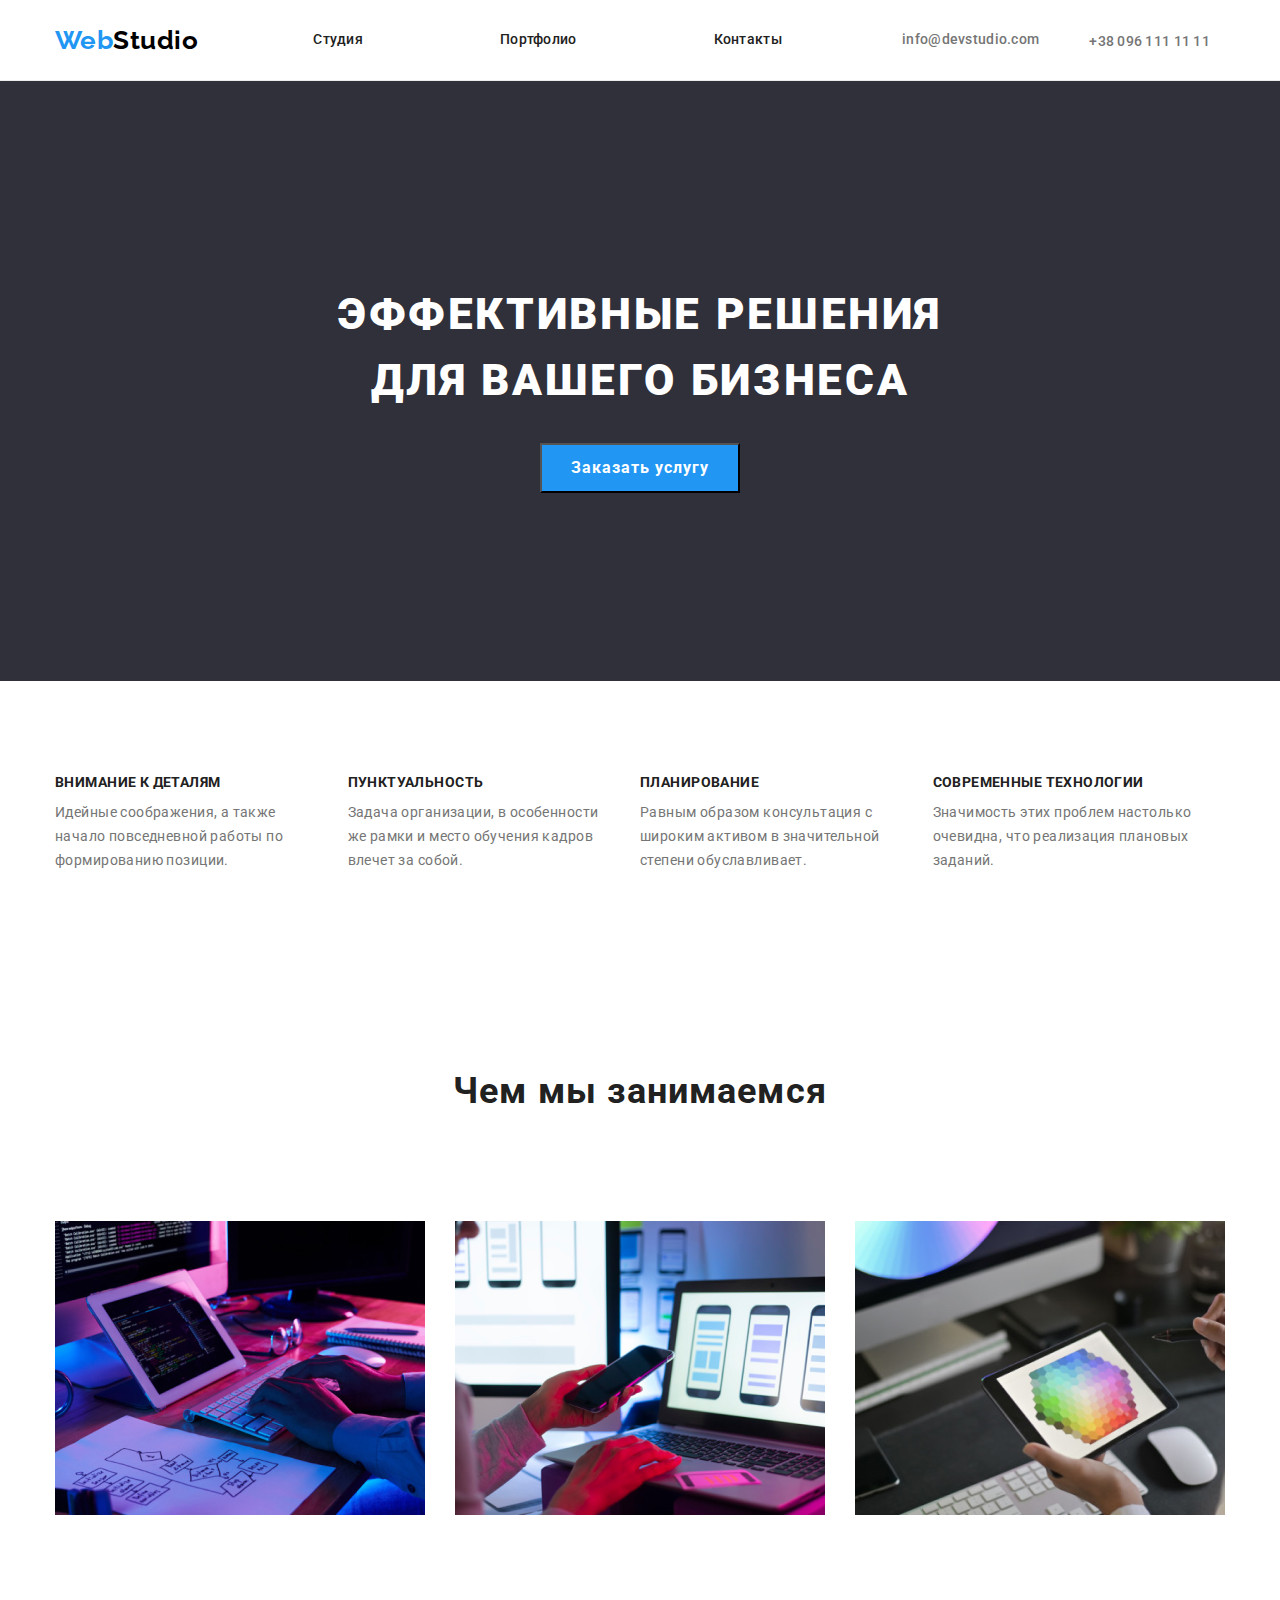
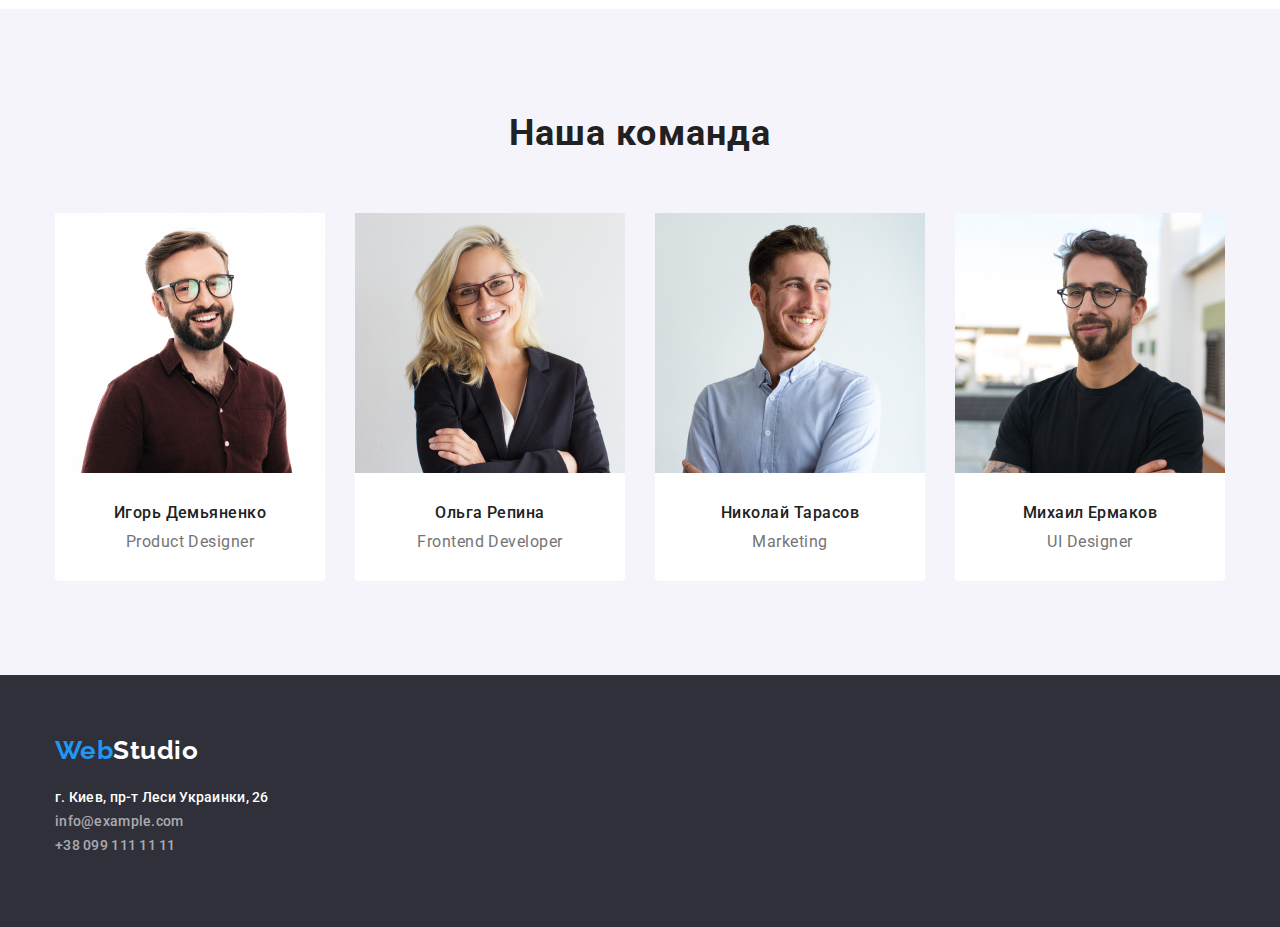
<file: index.html>
<!DOCTYPE html>
<html lang="ru">
<head>
    <meta charset="UTF-8">
    <meta name="viewport" content="width=device-width, initial-scale=1.0">
    <title>Document</title>
    <link  rel = " stylesheet " href = " https://cdnjs.cloudflare.com/ajax/libs/modern-normalize/1.0.0/modern-normalize.css">
    <link href="https://fonts.googleapis.com/css2?family=Raleway&family=Roboto:wght@400;500;700;900&display=swap" rel="stylesheet">
    <link rel="stylesheet" href="./css/styles.css">

</head>
<body>
    <!-- HEADER -->
    <header class="header">
        <div class="container container-header">
            <nav class="naigation">
                <a class="logo" href="./index.html"><span class="accent">Web</span>Studio</a>
                <ul class="site-nav">
                  <li class="header-site-nav"><a class="header-site-link" href="./index.html">Студия</a></li>
                  <li class="header-site-nav"><a class="header-site-link" href="./portfolio.html">Портфолио</a></li>
                  <li class="header-site-nav"><a class="header-site-link" href="">Контакты</a></li>
                </ul>
            </nav> 
            <div class="container container-address">
                <a class="email" href="mailto:info@devstudio.com">info@devstudio.com</a>
                <address><a class="address" href="тел:+380961111111">+38 096 111 11 11</a></address>
            </div>       
                
        </div>
            
    </header>
    <main>
        <!-- HERO -->
        <section class="hero">
            <div class="container container-hero" >
                <h1 class="title">Эффективные решения <br> для вашего бизнеса</h1>
                <button class="title-button" type="button">Заказать услугу</button>
            </div>
            
        </section>
        <!-- SERVICES -->
        <section>
            <div class="container container-servises"> 
                <ul class="list-servises">
                    <li class="servises">
                        <h3 class="servises-list">Внимание к деталям</h3>
                         <p class="servises-list-item">Идейные соображения, а также начало повседневной работы по формированию позиции.</p>
                    </li>
                    <li class="servises">
                        <h3 class="servises-list">Пунктуальность</h3>
                         <p class="servises-list-item">Задача организации, в особенности же рамки и место обучения кадров влечет за собой.</p>
                    </li>
                    <li class="servises">
                        <h3 class="servises-list">Планирование</h3>
                        <p class="servises-list-item">Равным образом консультация с широким активом в значительной степени обуславливает.</p>
                    </li>
                    <li class="servises">
                        <h3 class="servises-list">Современные технологии</h3>
                        <p class="servises-list-item">Значимость этих проблем настолько очевидна, что реализация плановых заданий.</p>
                    </li>
                </ul>
            </div>
            
        </section>
        <section>
            <div class="container container-content">
                <h2 class="content" >Чем мы занимаемся</h2>
                    <ul class="list list-work">
                        <li class="work-list"><img src="./img/box1.jpg" alt="печатает текст на компьютере" width="370" height="294"/></li>
                        <li class="work-list"><img src="./img/box2.jpg" alt="синхронизирует телефон с компьютером" width="370" height="294"/></li>
                        <li class="work-list"><img src="./img/box3.jpg" alt="выбираем палитру цветов" width="370" height="294"/></li>
                    </ul>
            </div>
            
        </section>
        <!-- ABOUT US -->
        <section class="workers">
            <div class="container container-workers">
                <h2 class="content">Наша команда</h2>
                <ul class="list">
                    <li class="list-workers">
                        <img src="./img.workers/img.jpg" alt="Игорь Демьяненко" width="270" height="260">
                        <h3 class="name-workers">Игорь Демьяненко</h3>
                        <p class="worker" lang="en">Product Designer</p>
                    </li>

                    <li class="list-workers">
                        <img src="./img.workers/img(1).jpg" alt="Ольга Репина" width="270" height="260">
                        <h3 class="name-workers">Ольга Репина</h3>
                        <p class="worker" lang="en">Frontend Developer</p>
                    </li>
                    <li class="list-workers">
                        <img src="./img.workers/img(2).jpg" alt="Николай Тарасов" width="270" height="260">
                        <h3 class="name-workers">Николай Тарасов</h3>
                        <p class="worker" lang="en">Marketing</p>
                    </li>
                    <li class="list-workers">
                        <img src="./img.workers/img(3).jpg" alt="Михаил Ермаков" width="270" height="260">
                        <h3 class="name-workers">Михаил Ермаков</h3>
                        <p class="worker" lang="en">UI Designer</p>
                    </li>
                </ul>
            </div>
            
        </section>
    </main>
    <footer class="footer">
        <div class="container container-footer">
             <a class="logo" href="./index.html"><span class="accent">Web</span>Studio</a>
            <address>
                <ul class="footer-site">
                    <li class="site-navigation">
                        <a  class="address" href="https://goo.gl/maps/" target="_blank">г. Киев, пр-т Леси Украинки, 26</a>
                    </li>
                    <li class="site-navigation">
                     <a class="email" href="mailto:info@example.com">info@example.com</a>
                    </li>
                    <li class="site-navigation">
                     <a class="telefon" href="tel:+380991111111">+38 099 111 11 11</a>
                    </li>
                </ul>
            </address>
        </div>
        
    </footer>
    
</body>
</html>
</file>
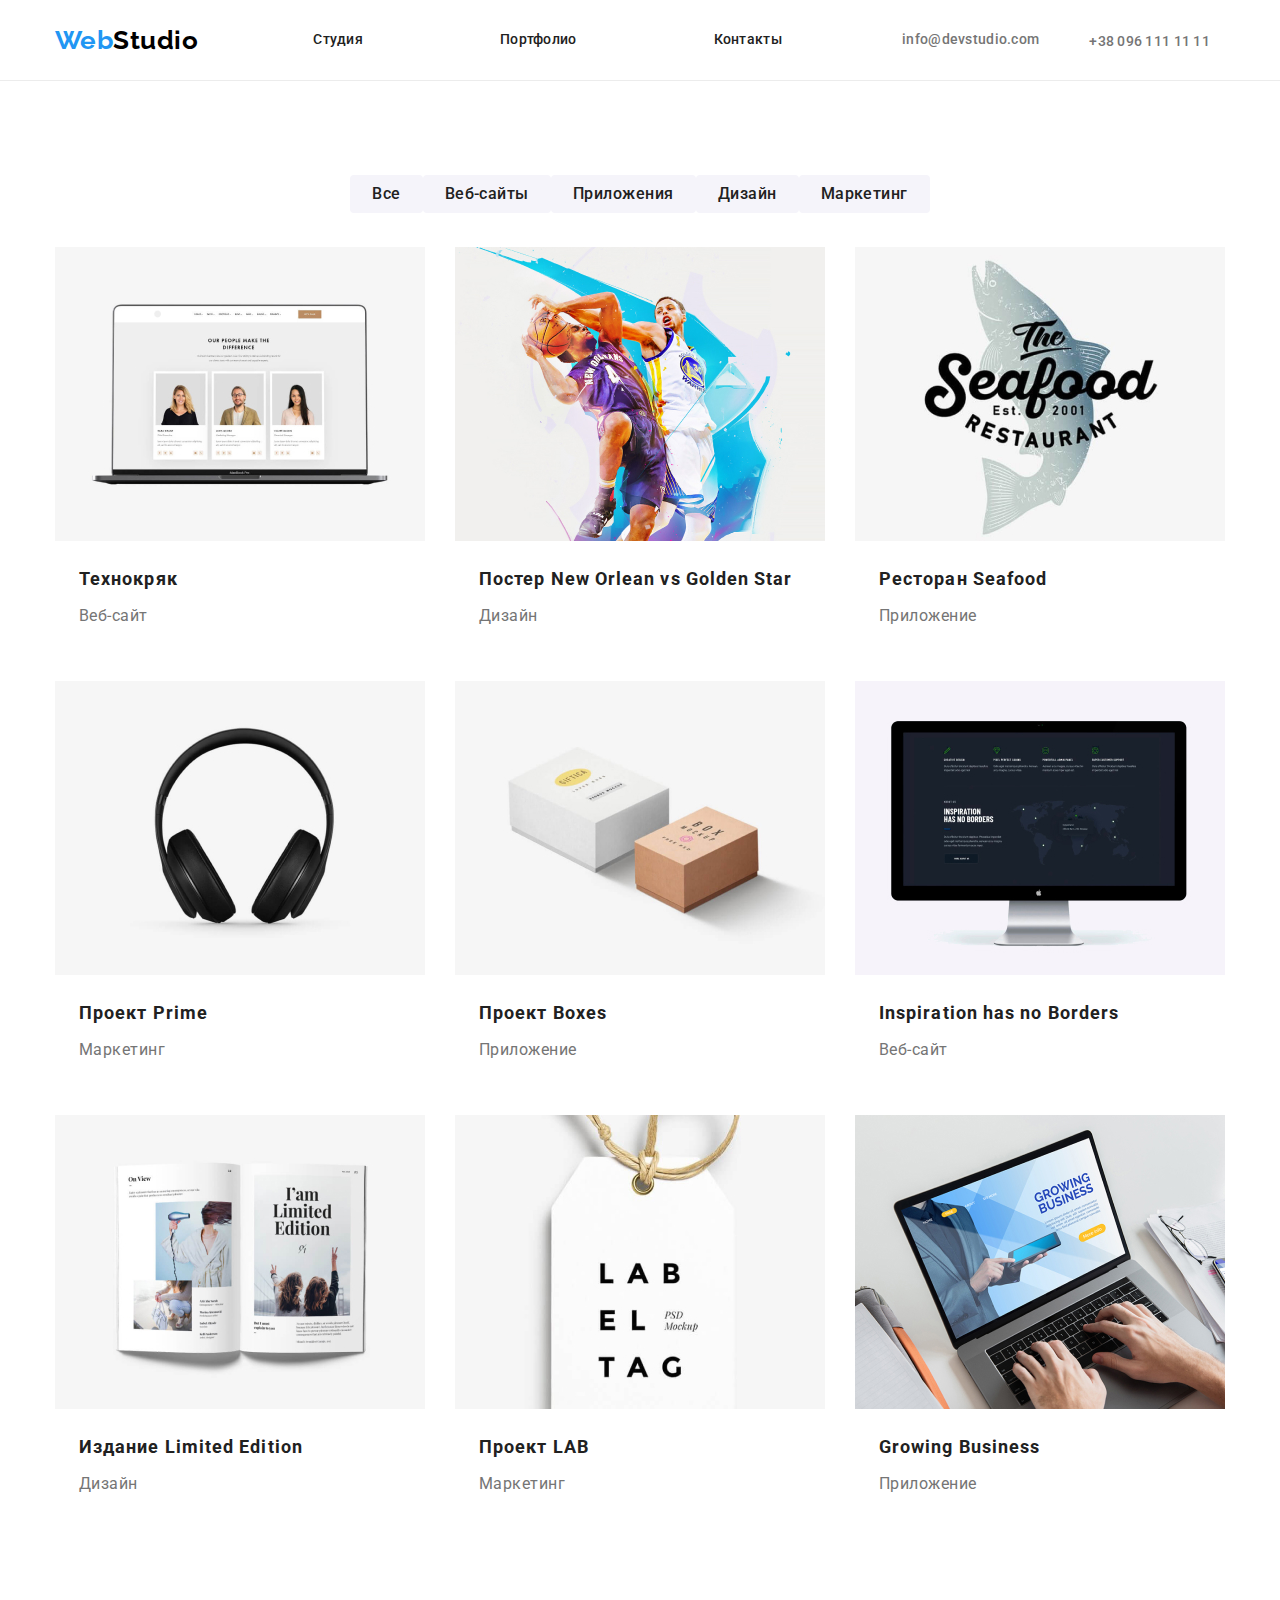
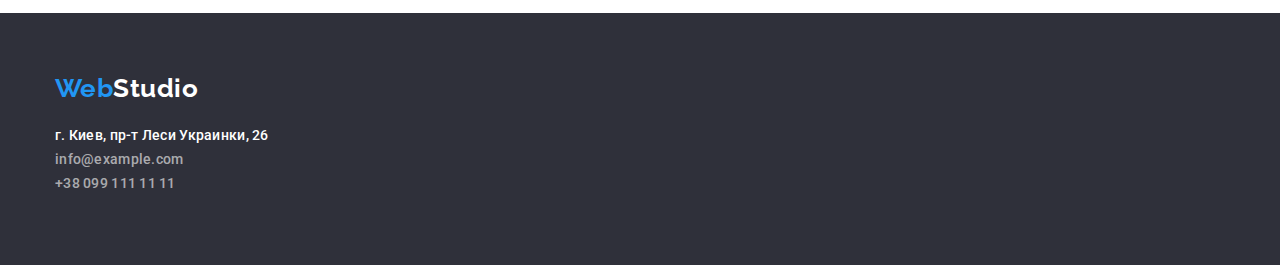
<file: portfolio.html>
<!DOCTYPE html>
<html lang="en">
<head>
    <meta charset="UTF-8">
    <meta name="viewport" content="width=device-width, initial-scale=1.0">
    <title>Portfolio</title>
    <link  rel = " stylesheet " href = " https://cdnjs.cloudflare.com/ajax/libs/modern-normalize/1.0.0/modern-normalize.css">
    <link href="https://fonts.googleapis.com/css2?family=Raleway:wght@700&family=Roboto:wght@400;500;700&display=swap" rel="stylesheet">
    <link rel="stylesheet" href="./css/styles.css">
</head>
<body>
     <!-- HEADER -->
     <header class="header">
        <div class="container container-header" >
            <nav class="naigation">
                <a class="logo" href="./index.html"><span class="accent">Web</span>Studio</a>
                <ul class="site-nav">
                  <li class="header-site-nav"><a href="./index.html">Студия</a></li>
                  <li class="header-site-nav"><a href="./portfolio.html">Портфолио</a></li>
                  <li class="header-site-nav"><a href="">Контакты</a></li>
                </ul>
            </nav>  
            <div class="container container-address">  <a class="email" href="mailto:info@devstudio.com">info@devstudio.com</a>
                <address><a class="address" href="тел:+380961111111">+38 096 111 11 11</a></address>
            </div>      
               
        </div>
    </header>
    <!-- OUR WORKS -->
    <div class="ourworks-button">
        <div class="container container-ourworks-button">
            <ul class="list">
                <li><button type="button" class="portfolio-btn">Все</button></li>
                <li><button type="button" class="portfolio-btn">Веб-сайты</button></li>
                <li><button type="button" class="portfolio-btn">Приложения</button></li>
                <li><button type="button" class="portfolio-btn">Дизайн</button></li>
                <li><button type="button" class="portfolio-btn">Маркетинг</button></li>
            </ul>
        </div>
        
    </div>
    <div class="container container-ourworks">
        <ul class="list">
            <li class="our-works-box">
                <a href=""><img src="./img.portfplio/img(1).jpg" alt="Технокряк" width="370" height="294"/>
                <div class="our-works-box-item">
                    <h2 class="our-works">Технокряк</h2>
                    <p class="our-work-item">Веб-сайт</p></a>
                </div>
            
            </li>
            <li class="our-works-box">
                <a href=""><img src="./img.portfplio/img(7).jpg" alt="Постер New Orlean vs Golden Star" width="370" height="294"/>
                <div class="our-works-box-item">
                    <h2 class="our-works">Постер New Orlean vs Golden Star</h2>
                    <p class="our-work-item">Дизайн</p></a>
                </div>
            </li>
            <li class="our-works-box">
                <a href=""><img src="./img.portfplio/img(8).jpg" alt="Ресторан Seafood">
                <div class="our-works-box-item">
                    <h2 class="our-works">Ресторан Seafood</h2>
                    <p class="our-work-item">Приложение</p></a>
                </div> 
            </li>
            <li class="our-works-box">
                <a href=""><img src="./img.portfplio/img(9).jpg" alt="Проект Prime" width="370" height="294"/>
                <div class="our-works-box-item"> 
                    <h2 class="our-works">Проект Prime</h2>
                    <p class="our-work-item">Маркетинг</p></a>
                </div>
            </li>
            <li class="our-works-box">
                <a href=""><img src="./img.portfplio/img(10).jpg" alt="Проект Boxes" width="370" height="294"/>
                <div class="our-works-box-item">
                    <h2 class="our-works">Проект Boxes</h2>
                    <p class="our-work-item">Приложение</p></a>
                </div>
            </li>
            <li class="our-works-box">
                <a href=""><img src="./img.portfplio/img(11).jpg" alt="Inspiration has no Borders" width="370" height="294"/>
                <div class="our-works-box-item">
                    <h2 class="our-works">Inspiration has no Borders</h2>
                    <p class="our-work-item">Веб-сайт</p></a>
                </div>
            </li>
            <li class="our-works-box">
                <a href=""><img src="./img.portfplio/img(12).jpg" alt="Издание Limited Edition" width="370" height="294"/>
                <div class="our-works-box-item">
                    <h2 class="our-works">Издание Limited Edition</h2>
                     <p class="our-work-item">Дизайн</p></a>
                    </div>
            </li>
            <li class="our-works-box">
                <a href=""><img src="./img.portfplio/img(13).jpg" alt="Проект LAB" width="370" height="294"/>
                <div class="our-works-box-item">
                    <h2 class="our-works">Проект LAB</h2>
                    <p class="our-work-item">Маркетинг</p></a>
                </div>
            </li>
            <li class="our-works-box">
                <a href=""><img src="./img.portfplio/img(14).jpg" alt="Growing Business" width="370" height="294"/>
                <div class="our-works-box-item">
                    <h2 class="our-works">Growing Business</h2>
                    <p class="our-work-item">Приложение</p></a>
                </div>
            </li>
        </ul>
    </div>
    
    <!-- FOOTER -->
    <footer class="footer">
        <div class="container container-footer">
             <a class="logo" href="./index.html"><span class="accent">Web</span>Studio</a>
            <address>
                <ul class="footer-site">
                    <li class="site-navigation">
                        <a  class="address" href="https://goo.gl/maps/" target="_blank">г. Киев, пр-т Леси Украинки, 26</a>
                    </li>
                    <li class="site-navigation">
                     <a class="email" href="mailto:info@example.com">info@example.com</a>
                    </li>
                    <li class="site-navigation">
                     <a class="telefon" href="tel:+380991111111">+38 099 111 11 11</a>
                    </li>
                </ul>
            </address>
        </div>
        
    </footer>
    
    
</body>
</html>
</file>
<file: css/styles.css>
:root {
    --main-font: Roboto, sans-serif;
    --secondary-font:Raleway, sans-serif;
  --accent-color: #2196f3;
  --black-logo: #000000;
  --title-text-color: #212121;
  --primary-text-color: #757575;
  --primary-white-color:  #FFFFFF;
  }
  html {
    box-sizing: border-box;
  }
  *,
  *::before,
  *::after {
    box-sizing: inherit;
  }
*{
    margin: 0;
    padding: 0;
}
a {
    text-decoration: none;
}

body {
    font-family: var(--main-font);
    letter-spacing: 0.03em;
    color: var(--primary-text-color);
    background-color: var(--primary-white-color);
    }
    .header {
      border-bottom: 1px solid #ececec;
    }
    .container {
      margin-left: auto;
      margin-right: auto;
      width: 1200px;
      padding-left: 15px;
      padding-right: 15px;
    }
    .container-header {
      width: 1600px;
      height: 80px;
    
      }
.logo {
        font-family: var(--secondary-font);
        font-weight: bold;
        font-size: 26px;
        line-height: 1.19;
        color:var(--black-logo);
        text-decoration: none;
     }
.accent {
        color:var(--accent-color);
      }

  .site-nav:not(:last-child) {
    margin-right: 50px;    
  }
  .header-site-link {
    display: flex;
  }
  .site-nav {
    display: flex;  
  }
.site-navigation a {
  font-weight: 500;
  font-size: 14px;
  line-height: 1.14;
  letter-spacing: 0.02em;
  color:var(--title-text-color);
  list-style: none;
  display: flex;
  font-style: normal;
}
.footer-site .site-navigation .address,
.footer-site .site-navigation .email,
.footer-site .site-navigation .telefon {
  line-height: 1.71;
}

.site-navigation a:hover,
.site-navigation a:focus  {
  color:var(--accent-color);
}

.site-nav a {
        font-weight: 500;
        font-size: 14px;
        line-height: 1.14;
        letter-spacing: 0.02em;
        color:var(--title-text-color);
        list-style: none;
        margin-left: 93px;
        display: flex;
        
      }
.header-site-nav {
    padding-top: 6px;
    padding-bottom: 6px;
    padding-right: 22px;
    padding-left: 22px;
}
.site-nav a:hover,
.site-nav a:focus
{
    color:var(--accent-color);
}
    .list { list-style: none;}
    .link {text-decoration: none;}
    li {
        list-style-type: none; 
      }
      a {
        text-decoration: none; 
      }
      .list {
        display: flex;
        flex-wrap: wrap;
        justify-content: space-between;
        }
.email  {
    font-weight: 500;
    font-size: 14px;
    line-height: 1.14;
    letter-spacing: 0.02em;
    color:var(--primary-text-color);
    margin-right: 50px;
    margin-left: auto;
}
.email:hover,
.email:focus,
.address:hover,
.address:focus
{color:var(--accent-color);
}
.address {
    font-weight: 500;
    font-size: 14px;
    line-height: 1.14;
    letter-spacing: 0.02em;
    font-style: normal;
    list-style: none;
    color:var(--primary-text-color);
    
  }
  .container-address {
    display: flex;
    margin-left: auto;
    margin-top: 32px;
    
  }
.hero {
    background:#2f303a;
}  
.container-hero {
  max-width: 1600px;
  height: 600px;
  left: 0px;
  top: 80px;
} 
button{
         font-family: inherit;
         margin-left: auto;
         margin-right: auto;
     }
.adress {
    font-style: normal;
}
.list-servises {
  display: flex; 
}
.servises-list {
    font-weight: bold;
    font-size: 14px;
    line-height: 1.14;
    letter-spacing: 0.03em;
    text-transform: uppercase;
    color:var(--title-text-color);
    margin-top: 0px;
    margin-bottom: 10px;
}
.servises-list-item {
    font-weight: normal;
    font-size: 14px;
    line-height: 1.71;
    letter-spacing: 0.03em;
    margin-top: 0px;
}
.servises-list-item:not(:last-child) {
  margin-right: 30px;    
}
.content {
    font-weight: bold;
    font-size: 36px;
    line-height: 1.67;
    text-align: center;
    letter-spacing: 0.03em;
    color:var(--title-text-color);
}
.list-work {
  padding-bottom: 94px;
  padding-top: 50px;
}
.list-work:not(:last-child) {
  margin-right: 30px;
}
.list .list-workers {
  border-radius: 0px 0px 4px 4px;
  background: #FFFFFF;
}
.workers {
  background: #f5f4fa;
}
.container-workers {
  padding-bottom: 94px;
}
.container .content {
 padding-top: 94px;
 padding-bottom: 50px;
}
.name-workers {
    font-weight: 500;
    font-size: 16px;
    line-height: 1.19;
    text-align: center;
    letter-spacing: 0.03em;
    color:var(--title-text-color);
    text-align: center;
    margin-bottom: 10px;
    margin-top: 30px;
}

.worker {
    font-weight: normal;
    font-size: 16px;
    line-height: 1.19;
    letter-spacing: 0.03em;
    margin-bottom: 0px;
    margin-top: 0px;
    text-align: center;
    padding-bottom: 30px;
  
}

.portfolio-btn{
    font-weight: 500;
    font-size: 16px;
    line-height: 1.62;
    letter-spacing: 0.03em;
    color:var(--title-text-color);
    background-color: #f5f4fa;
    text-align: center;
    border-radius: 4px;
    padding: 6px 22px;
    border-style: none;
    text-transform: none;
    box-sizing: border-box;
}
.container-ourworks-button {
  padding-top: 94px;
  padding-bottom: 34px;
  display: flex;
  justify-content: center;
  align-items: center;
  flex-wrap: wrap;
}
 .portfolio-btn:not(:last-child) {
  margin-right: 8px;    
}
    
.portfolio-btn:hover,
.portfolio-btn:focus{
	background:var(--accent-color);
	color:var(--primary-white-color);
	
}
.our-works {
    font-weight: bold;
    font-size: 18px;
    line-height: 2;
    letter-spacing: 0.06em;
    color:var(--title-text-color);
    margin-bottom: 4px;
    padding-top: 20px;
    padding-left: 24px;
    padding-right: 24px;
}

.our-work-item {
    font-weight: normal;
    font-size: 16px;
    line-height: 1.88;
    letter-spacing: 0.03em;
    color:var(--primary-text-color);
    padding-left: 24px;
    padding-right: 24px;
    padding-bottom: 20px;
}
.title{
    font-weight: 900;
    font-size: 44px;
    line-height: 1.5;
    text-align: center;
    letter-spacing: 0.06em;
    text-transform: uppercase;
    color:var(--primary-white-color);
    text-transform: uppercase;
    background-color: #2f303a;
    margin-top: 0px;
    margin-bottom: 30px;
    padding-top: 200px;
}
.title-button{
    font-weight: bold;
    font-size: 16px;
    line-height: 1.88;
    align-items: center;
    text-align: center;
    letter-spacing: 0.06em;
    color:var(--primary-white-color);
    background:var(--accent-color); 
    width: 200px;
    height: 50px;
    display: block;
    justify-content: center;
   
  
    
}
.footer {
    background: #2F303A;
}
.footer .address,
.footer .email {
    color: var(--primary-white-color);
    font-style: normal;
    line-height: 1.71;
}
.container-footer {
  height: 252px;
  margin-left: auto;
  margin-right: auto;
  width: 1200px;
  padding-bottom: 60px;
  padding-top: 60px;
  padding-left: 15px;
  padding-right: 15px;
}
.our-works-box {
    display: block;
}
.footer .logo {
    color:var(--primary-white-color);
    display: flex;
    padding-bottom: 20px;
}

img {
    display: block;
  }
  .container-header {
    margin-left: auto;
    margin-right: auto;
    width: 1200px;
    padding-left: 15px;
    padding-right: 15px;
    display: flex;
    justify-content:flex-start;

  }
  .naigation {
    display: flex;
    align-items: center;
    justify-content: center;
    
  }
    .container-servises {
    margin-left: auto;
    margin-right: auto;
    width: 1200px;
    padding-top: 94px;
    padding-bottom: 94px;
    padding-left: 15px;
    padding-right: 15px;
   }
  .servises {
    width: 270px;
    margin-right: 30px;
  }
  .footer-site {
    display: block;
  }
  .site-navigation .email,
  .site-navigation .telefon {
    color: rgba(255, 255, 255, 0.6);
  }
  
  .our-works-box {
    width 370px;
    background: #ffffff;
  }
  .our-works-box:hover {
    box-shadow: 0px 1px 1px rgba(0, 0, 0, 0.12), 0px 4px 4px rgba(0, 0, 0, 0.06), 1px 4px 6px rgba(0, 0, 0, 0.16);
  }
  .container-ourworks .our-works-box {
    margin-right: 30px;
    margin-bottom: 30px;
  }
  .our-works-box > our-works-box-item {
    width: 322px;
    height: 70px;
    padding: 20px 24px;
    
  }
  .container-ourworks .list > li:nth-child(3n) {
    margin-right: 0px;
  }
  .container-ourworks .list > li:nth-last-child(-n + 3) {
    margin-bottom: 0px;
  }
  .container-ourworks {
    margin-bottom: 94px;
  }
</file>
